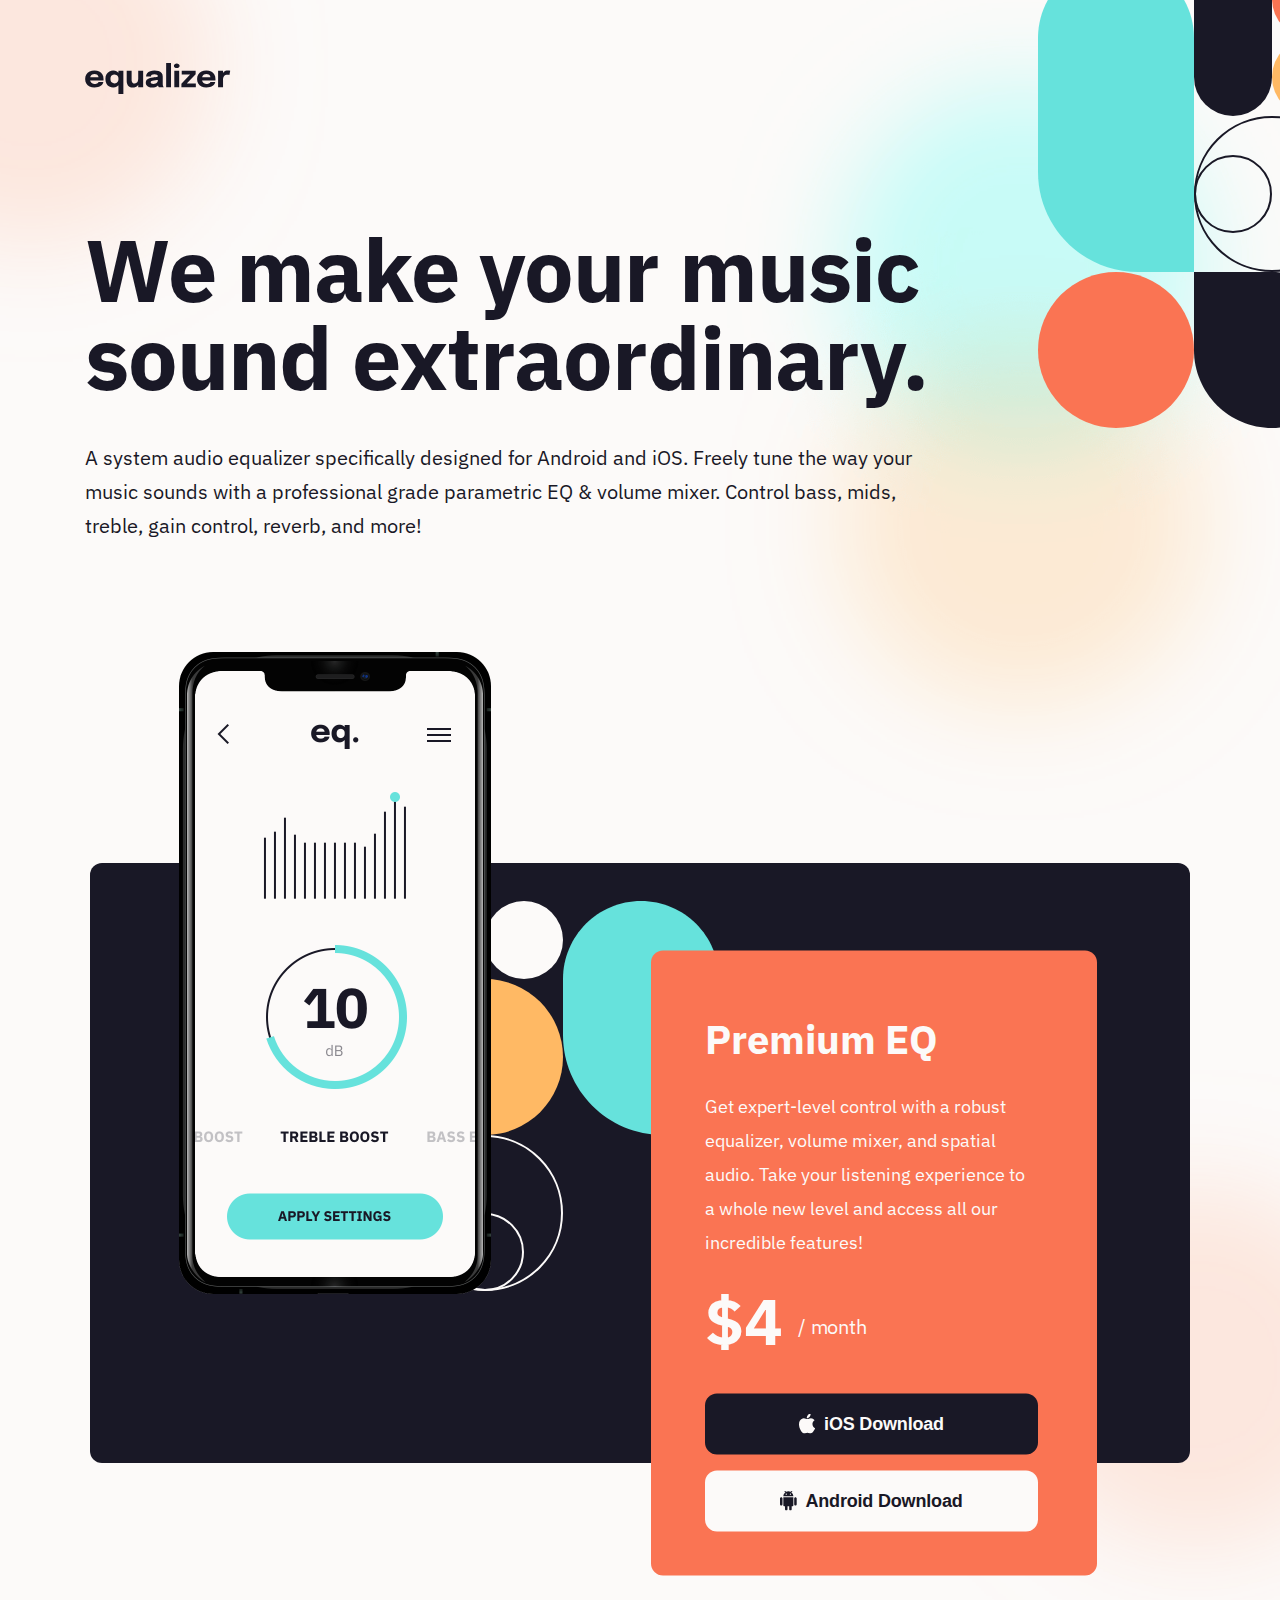
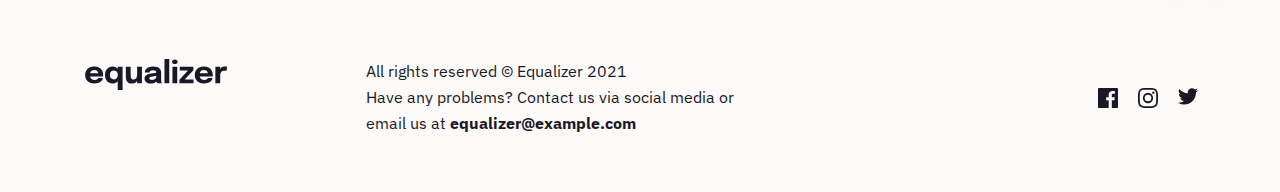
<file: index.html>
<!DOCTYPE html>
<html lang="en">
  <head>
    <meta charset="UTF-8" />
    <meta http-equiv="X-UA-Compatible" content="IE=edge" />
    <meta name="viewport" content="width=device-width, initial-scale=1.0" />
    <title>Frontend Mentor | Equalizer landing page</title>
    <link
      rel="icon"
      type="image/png"
      sizes="32x32"
      href="assets/favicon-32x32.png"
    />
    <link rel="stylesheet" href="css/style.css" />
    <link
      href="https://fonts.googleapis.com/css2?family=IBM+Plex+Sans:wght@300;600;700&display=swap"
      rel="stylesheet"
    />
  </head>
  <body>
    <div class="container">
      <header>
        <img src="assets/logo.svg" alt="header logo" class="logo" aria-hidden="true" />
        <img
          src="assets/bg-pattern-1.svg"
          alt="background pattern 1"
          class="design"
          aria-hidden="true"
        />
        <h1>We make your music sound extraordinary.</h1>
        <p class="subtitle">
          A system audio equalizer specifically designed for Android and iOS.
          Freely tune the way your music sounds with a professional grade
          parametric EQ & volume mixer. Control bass, mids, treble, gain
          control, reverb, and more!
        </p>
      </header>
      <main>
        <img
          src="assets/illustration-app.png"
          alt="Icon app"
          class="icon-app"
          aria-hidden="true"
        />
        <div class="premium-card">
          <h2>Premium EQ</h2>
          <p class="premium-card-body">
            Get expert-level control with a robust equalizer, volume mixer, and
            spatial audio. Take your listening experience to a whole new level
            and access all our incredible features!
          </p>
          <p class="price">$4 <span class="price-light">/ month</span></p>
          <button class="ios-download">
            <img
              src="assets/icon-apple.svg"
              alt="apple logo"
              class="apple-logo"
            />
            iOS Download
          </button>
          <button class="android-download">
            <img
              src="assets/icon-android.svg"
              alt="android logo"
              class="android-logo"
            />
            Android Download
          </button>
        </div>
        <img
          src="assets/bg-pattern-2.svg"
          alt="background pattern 2"
          class="pattern-2"
          aria-hidden="true"
        />
      </main>
      <footer>
        <div class="logo-right-container">
          <img
            src="assets/logo.svg"
            alt="footer logo"
            class="logo logo-footer"
            aria-hidden="true"
          />
          <p class="copyright">
            All rights reserved © Equalizer 2021 <br />
            Have any problems? Contact us via social media or email us at
            <span class="right-bold"> equalizer@example.com</span>
          </p>
        </div>
        <div class="container-icons">
          <a href="" class="icons">
            <img src="assets/icon-facebook.svg" alt="facebook icon" />
          </a>
          <a href="" class="icons">
            <img src="assets/icon-instagram.svg" alt="instagram icon" />
          </a>
          <a href="" class="icons">
            <img src="assets/icon-twitter.svg" alt="twitter icon" />
          </a>
        </div>
      </footer>
    </div>
  </body>
</html>
</file>
<file: css/style.css>
/**
 * Set up a decent box model on the root element
 */
 html {
    box-sizing: border-box;
  }
  
  /**
   * Make all elements from the DOM inherit from the parent box-sizing
   * Since `*` has a specificity of 0, it does not override the `html` value
   * making all elements inheriting from the root box-sizing value
   * See: https://css-tricks.com/inheriting-box-sizing-probably-slightly-better-best-practice/
   */
  *,
  *::before,
  *::after {
    box-sizing: inherit;
    margin: 0;
    padding: 0;
  }
  
  body {
    min-height: 100vh;
    display: flex;
    justify-content: center;
    overflow-x: hidden;
    background: #fcfaf9;
  }
  @media only screen and (min-height: 2000px) {
    body {
      align-items: center;
    }
  }
  
  .container {
    max-width: 575px;
    display: flex;
    position: relative;
    flex-direction: column;
    align-items: center;
    padding: 40px 0 80px 0;
  }
  @media only screen and (min-width: 750px) {
    .container {
      padding: 62px 40px 0px 40px;
      max-width: 905px;
    }
  }
  @media only screen and (min-width: 1050px) {
    .container {
      padding: 62px 33px 0px 33px;
      max-width: 1200px;
    }
  }
  @media only screen and (min-width: 1441px) {
    .container {
      overflow: visible;
    }
  }
  .container::after {
    content: "";
    width: 381.4px;
    height: 520px;
    background-image: url("../assets/bg-main-mobile.png");
    background-size: cover;
    background-position: 20% 60%;
    position: absolute;
    right: -110px;
    top: -144px;
    z-index: -1;
  }
  @media only screen and (min-width: 750px) {
    .container::after {
      background-image: url("../assets/bg-main-tablet.png");
      background-repeat: none;
      background-position: 80% 60%;
      right: -30px;
      top: -144px;
      width: 983px;
      height: 908px;
    }
  }
  @media only screen and (min-width: 1050px) {
    .container::after {
      width: 1813px;
      right: -280px;
      top: -144px;
      background-position: 135% 60%;
      height: 1758px;
      background-image: url("../assets/bg-main-desktop.png");
    }
  }
  
  a {
    cursor: pointer;
  }
  
  body {
    font-family: "IBM Plex Sans", sans-serif;
  }
  
  body {
    text-align: left;
  }
  
  header h1 {
    font-weight: bold;
    font-size: 40px;
    line-height: 48px;
    letter-spacing: -0.454545px;
    margin-bottom: 20px;
    color: #191826;
  }
  @media only screen and (min-width: 750px) {
    header h1 {
      font-size: 64px;
      line-height: 64px;
      letter-spacing: -0.727273px;
      margin-bottom: 28px;
    }
  }
  @media only screen and (min-width: 1050px) {
    header h1 {
      font-size: 88px;
      line-height: 88px;
      letter-spacing: -1px;
      margin-bottom: 40px;
    }
  }
  header .subtitle {
    font-size: 16px;
    line-height: 26px;
    color: #191826;
  }
  @media only screen and (min-width: 750px) {
    header .subtitle {
      font-size: 18px;
      line-height: 28px;
    }
  }
  @media only screen and (min-width: 1050px) {
    header .subtitle {
      font-size: 20px;
      line-height: 34px;
    }
  }
  
  main .premium-card h2 {
    font-size: 32px;
    line-height: 40px;
    font-weight: bold;
    color: #fcfaf9;
    margin-bottom: 12px;
  }
  @media only screen and (min-width: 1050px) {
    main .premium-card h2 {
      margin-bottom: 25px;
      font-size: 40px;
      line-height: 52px;
    }
  }
  main .premium-card .premium-card-body {
    font-size: 18px;
    line-height: 28px;
    color: #fcfaf9;
    font-weight: normal;
    margin-bottom: 33px;
  }
  @media only screen and (min-width: 1050px) {
    main .premium-card .premium-card-body {
      margin-bottom: 35px;
      line-height: 34px;
    }
  }
  main .premium-card .price {
    font-weight: bold;
    font-size: 65px;
    line-height: 52px;
    color: #fcfaf9;
    margin-bottom: 32px;
  }
  @media only screen and (min-width: 1050px) {
    main .premium-card .price {
      margin-bottom: 40px;
    }
  }
  main .premium-card .price-light {
    vertical-align: middle;
    font-weight: normal;
    font-size: 20px;
    letter-spacing: -0.2px;
    color: #fcfaf9;
  }
  main .premium-card button {
    font-weight: bold;
    font-size: 18px;
    text-align: center;
    letter-spacing: -0.18px;
  }
  main .premium-card button.ios-download {
    color: #fcfaf9;
  }
  main .premium-card button.android-download {
    color: #191826;
  }
  
  footer .copyright {
    font-size: 16px;
    line-height: 26px;
    color: #191826;
  }
  footer .right-bold {
    font-weight: bold;
  }
  
  button {
    width: 100%;
    height: 61px;
    border-radius: 12px;
    border: none;
    display: flex;
    align-items: center;
    justify-content: center;
    cursor: pointer;
    gap: 8px;
    transition: all 150ms ease-in-out;
  }
  button:hover {
    transform: scale(1.05);
  }
  button.ios-download {
    background: #191826;
    margin-bottom: 16px;
  }
  button.ios-download:hover {
    background: #66e2dc;
  }
  button.android-download {
    background: #fcfaf9;
  }
  button.android-download:hover {
    background: #ffb964;
  }
  button .apple-logo {
    width: 17px;
    height: 20px;
  }
  button .android-logo {
    width: 17px;
    height: 20px;
  }
  
  header {
    padding: 0 24px 0 24px;
    margin-bottom: 186px;
  }
  @media only screen and (min-width: 750px) {
    header {
      padding-right: 190px;
      padding-left: 0px;
      margin-bottom: 240px;
    }
  }
  @media only screen and (min-width: 1050px) {
    header {
      padding-right: 270px;
      padding-left: 12px;
      margin-bottom: 320px;
    }
  }
  header .design {
    display: none;
  }
  @media only screen and (min-width: 750px) {
    header .design {
      display: block;
      position: absolute;
      width: 267px;
      height: 400px;
      top: -30px;
      right: -30px;
    }
  }
  @media only screen and (min-width: 1050px) {
    header .design {
      width: 312px;
      height: 468px;
      top: -40px;
      right: -110px;
    }
  }
  
  .logo {
    width: 146px;
    height: 32px;
    margin-bottom: 64px;
  }
  @media only screen and (min-width: 750px) {
    .logo {
      margin-bottom: 95px;
    }
  }
  @media only screen and (min-width: 1050px) {
    .logo {
      margin-bottom: 127px;
    }
  }
  
  footer {
    padding: 0 24px 0 24px;
    display: flex;
    flex-direction: column;
  }
  @media only screen and (min-width: 750px) {
    footer {
      padding-left: 0px;
      padding-right: 9px;
      flex-direction: row;
      justify-content: space-between;
      align-content: center;
      width: 100%;
    }
  }
  @media only screen and (min-width: 1050px) {
    footer {
      flex-direction: row;
      padding-left: 12px;
    }
  }
  footer .logo-right-container {
    display: flex;
    flex-direction: column;
    margin-bottom: 55px;
  }
  @media only screen and (min-width: 750px) {
    footer .logo-right-container {
      max-width: 366px;
    }
  }
  @media only screen and (min-width: 1050px) {
    footer .logo-right-container {
      flex-direction: row;
      max-width: 650px;
    }
  }
  footer .logo-right-container .logo-footer {
    margin-bottom: 32px;
  }
  @media only screen and (min-width: 1050px) {
    footer .logo-right-container .logo-footer {
      margin-bottom: 47px;
      margin-right: 138px;
    }
  }
  footer .container-icons {
    align-self: flex-start;
    display: flex;
    gap: 20px;
  }
  @media only screen and (min-width: 750px) {
    footer .container-icons {
      align-self: center;
      margin-bottom: 25px;
    }
  }
  @media only screen and (min-width: 1050px) {
    footer .container-icons {
      margin-bottom: 55px;
    }
  }
  footer .container-icons .icons {
    width: 20px;
    height: 20px;
    transition: all 150ms ease;
  }
  footer .container-icons .icons:hover {
    transform: scale(1.3);
    filter: invert(57%) sepia(41%) saturate(2574%) hue-rotate(328deg) brightness(104%) contrast(96%);
  }
  
  main {
    width: 100%;
    height: 600px;
    background: #191826;
    position: relative;
    z-index: 0;
    border-radius: 12px;
    margin-bottom: 390px;
  }
  @media only screen and (min-width: 750px) {
    main {
      margin-bottom: 189px;
    }
  }
  @media only screen and (min-width: 1050px) {
    main {
      margin-bottom: 195px;
      max-width: 1100px;
    }
  }
  main .premium-card {
    padding: 48px 37px 0px 37px;
    position: absolute;
    left: 50%;
    width: 100%;
    height: 546px;
    background: #fa7453;
    border-radius: 12px;
    bottom: -602px;
    transform: translate(-50%, -50%);
  }
  @media only screen and (min-width: 750px) {
    main .premium-card {
      padding: 48px 49px 0px 54px;
      max-width: 399px;
      left: 430px;
      top: 425px;
      max-height: 546px;
    }
  }
  @media only screen and (min-width: 1050px) {
    main .premium-card {
      max-width: 446px;
      min-height: 625px;
      left: 784px;
      top: 400px;
      padding: 62px 59px 0px 54px;
    }
  }
  main .icon-app {
    width: 208.97px;
    height: 430px;
    position: absolute;
    left: 50%;
    top: 115px;
    transform: translate(-50%, -50%);
  }
  @media only screen and (min-width: 750px) {
    main .icon-app {
      width: 270.21px;
      height: 556px;
      left: 190px;
      top: 140px;
    }
  }
  @media only screen and (min-width: 1050px) {
    main .icon-app {
      width: 312px;
      height: 642px;
      left: 245px;
      top: 110px;
    }
  }
  main .pattern-2 {
    left: 50%;
    transform: translate(-50%);
    top: 0;
    z-index: -1;
    width: 280px;
    position: absolute;
    height: 420px;
  }
  @media only screen and (min-width: 750px) {
    main .pattern-2 {
      left: 52%;
      top: -30px;
    }
  }
  @media only screen and (min-width: 1050px) {
    main .pattern-2 {
      width: 312px;
      height: 468px;
      left: 43%;
      top: -40px;
    }
  }
  
  /*# sourceMappingURL=style.css.map */
</file>
